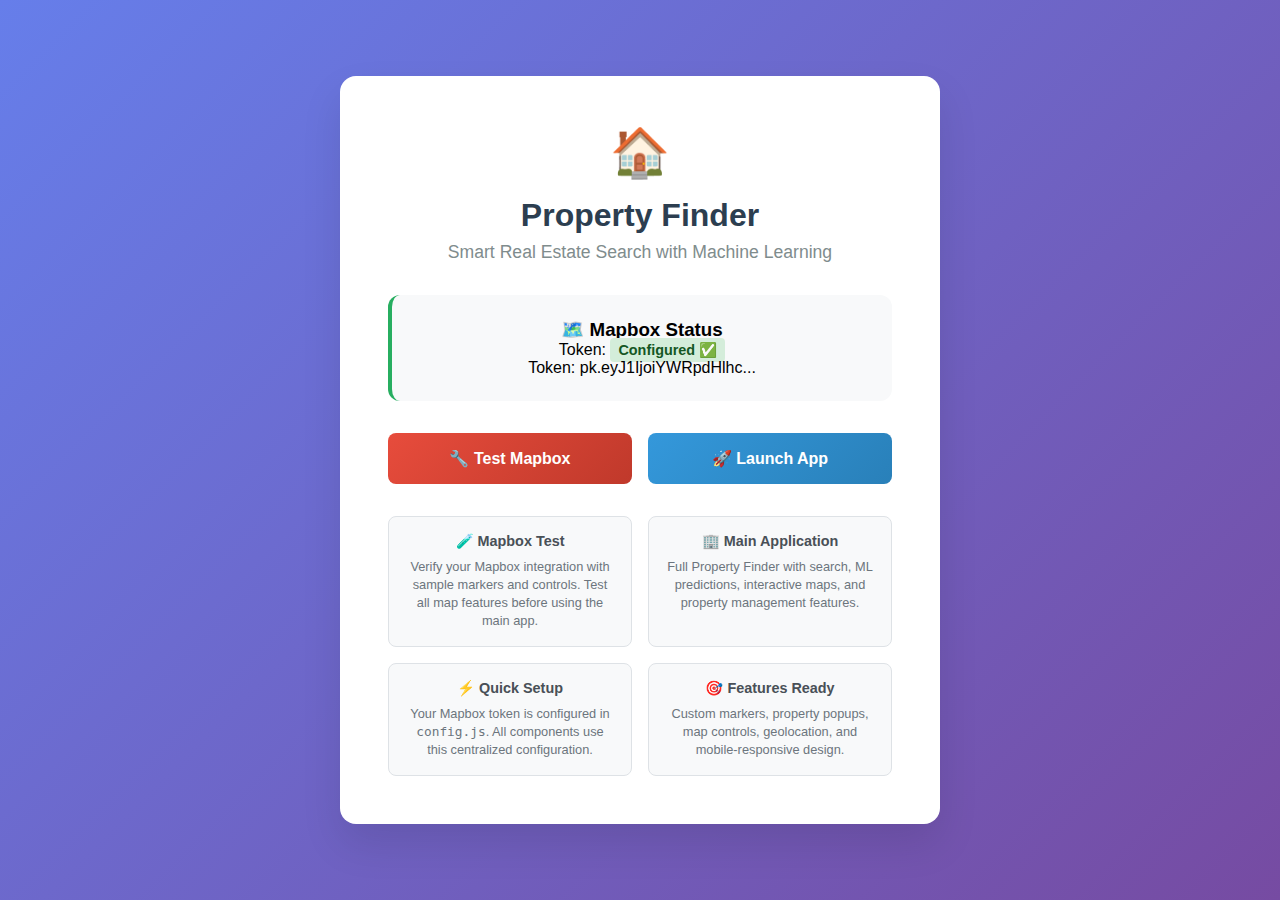
<file: property_finder/frontend/launch.html>
<!DOCTYPE html>
<html lang="en">

<head>
    <meta charset="UTF-8">
    <meta name="viewport" content="width=device-width, initial-scale=1.0">
    <title>Property Finder - Launch Dashboard</title>
    <style>
        * {
            margin: 0;
            padding: 0;
            box-sizing: border-box;
        }

        body {
            font-family: 'Segoe UI', Tahoma, Geneva, Verdana, sans-serif;
            background: linear-gradient(135deg, #667eea 0%, #764ba2 100%);
            min-height: 100vh;
            display: flex;
            align-items: center;
            justify-content: center;
            padding: 20px;
        }

        .container {
            background: white;
            border-radius: 16px;
            padding: 3rem;
            box-shadow: 0 20px 40px rgba(0, 0, 0, 0.1);
            max-width: 600px;
            width: 100%;
            text-align: center;
        }

        .logo {
            font-size: 3rem;
            margin-bottom: 1rem;
        }

        h1 {
            color: #2c3e50;
            margin-bottom: 0.5rem;
            font-weight: 600;
        }

        .subtitle {
            color: #7f8c8d;
            margin-bottom: 2rem;
            font-size: 1.1rem;
        }

        .status-card {
            background: #f8f9fa;
            border-radius: 12px;
            padding: 1.5rem;
            margin-bottom: 2rem;
            border-left: 4px solid #27ae60;
        }

        .launch-buttons {
            display: grid;
            grid-template-columns: 1fr 1fr;
            gap: 1rem;
            margin-bottom: 2rem;
        }

        .btn {
            padding: 1rem 1.5rem;
            border: none;
            border-radius: 8px;
            font-size: 1rem;
            font-weight: 600;
            cursor: pointer;
            text-decoration: none;
            display: inline-block;
            transition: all 0.3s ease;
            text-align: center;
        }

        .btn-primary {
            background: linear-gradient(135deg, #3498db, #2980b9);
            color: white;
        }

        .btn-secondary {
            background: linear-gradient(135deg, #e74c3c, #c0392b);
            color: white;
        }

        .btn:hover {
            transform: translateY(-2px);
            box-shadow: 0 8px 25px rgba(0, 0, 0, 0.15);
        }

        .info-grid {
            display: grid;
            grid-template-columns: 1fr 1fr;
            gap: 1rem;
            margin-top: 2rem;
        }

        .info-card {
            background: #f8f9fa;
            padding: 1rem;
            border-radius: 8px;
            border: 1px solid #dee2e6;
        }

        .info-card h3 {
            color: #495057;
            font-size: 0.9rem;
            margin-bottom: 0.5rem;
        }

        .info-card p {
            color: #6c757d;
            font-size: 0.8rem;
            line-height: 1.4;
        }

        .token-status {
            font-weight: bold;
            padding: 0.25rem 0.5rem;
            border-radius: 4px;
            font-size: 0.9rem;
        }

        .token-configured {
            background: #d4edda;
            color: #155724;
        }

        .token-not-configured {
            background: #f8d7da;
            color: #721c24;
        }

        @media (max-width: 768px) {
            .launch-buttons {
                grid-template-columns: 1fr;
            }

            .info-grid {
                grid-template-columns: 1fr;
            }

            .container {
                padding: 2rem;
            }
        }
    </style>
</head>

<body>
    <div class="container">
        <div class="logo">🏠</div>
        <h1>Property Finder</h1>
        <p class="subtitle">Smart Real Estate Search with Machine Learning</p>

        <div class="status-card">
            <h3>🗺️ Mapbox Status</h3>
            <p>Token: <span id="token-status"
                    class="token-status">Checking...</span></p>
            <p id="token-details"></p>
        </div>

        <div class="launch-buttons">
            <a href="mapbox_test.html" class="btn btn-secondary">🔧 Test
                Mapbox</a>
            <a href="index.html" class="btn btn-primary">🚀 Launch App</a>
        </div>

        <div class="info-grid">
            <div class="info-card">
                <h3>🧪 Mapbox Test</h3>
                <p>Verify your Mapbox integration with sample markers and
                    controls. Test all map features before using the main app.
                </p>
            </div>

            <div class="info-card">
                <h3>🏢 Main Application</h3>
                <p>Full Property Finder with search, ML predictions, interactive
                    maps, and property management features.</p>
            </div>

            <div class="info-card">
                <h3>⚡ Quick Setup</h3>
                <p>Your Mapbox token is configured in <code>config.js</code>.
                    All components use this centralized configuration.</p>
            </div>

            <div class="info-card">
                <h3>🎯 Features Ready</h3>
                <p>Custom markers, property popups, map controls, geolocation,
                    and mobile-responsive design.</p>
            </div>
        </div>
    </div>

    <script src="config.js"></script>
    <script>
        function checkTokenStatus() {
            const statusElement = document.getElementById('token-status');
            const detailsElement = document.getElementById('token-details');

            if (typeof CONFIG === 'undefined') {
                statusElement.textContent = 'Config Error';
                statusElement.className = 'token-status token-not-configured';
                detailsElement.textContent = 'config.js not found or not loaded';
                return;
            }

            const token = CONFIG.MAPBOX_ACCESS_TOKEN;

            if (!token || token === 'YOUR_MAPBOX_ACCESS_TOKEN_HERE') {
                statusElement.textContent = 'Not Configured';
                statusElement.className = 'token-status token-not-configured';
                detailsElement.textContent = 'Please set your token in config.js';
            } else if (token.startsWith('pk.')) {
                statusElement.textContent = 'Configured ✅';
                statusElement.className = 'token-status token-configured';
                detailsElement.textContent = `Token: ${token.substring(0, 20)}...`;
            } else {
                statusElement.textContent = 'Invalid Format';
                statusElement.className = 'token-status token-not-configured';
                detailsElement.textContent = 'Token should start with "pk."';
            }
        }

        // Check token status when page loads
        document.addEventListener('DOMContentLoaded', checkTokenStatus);
    </script>
</body>

</html>
</file>
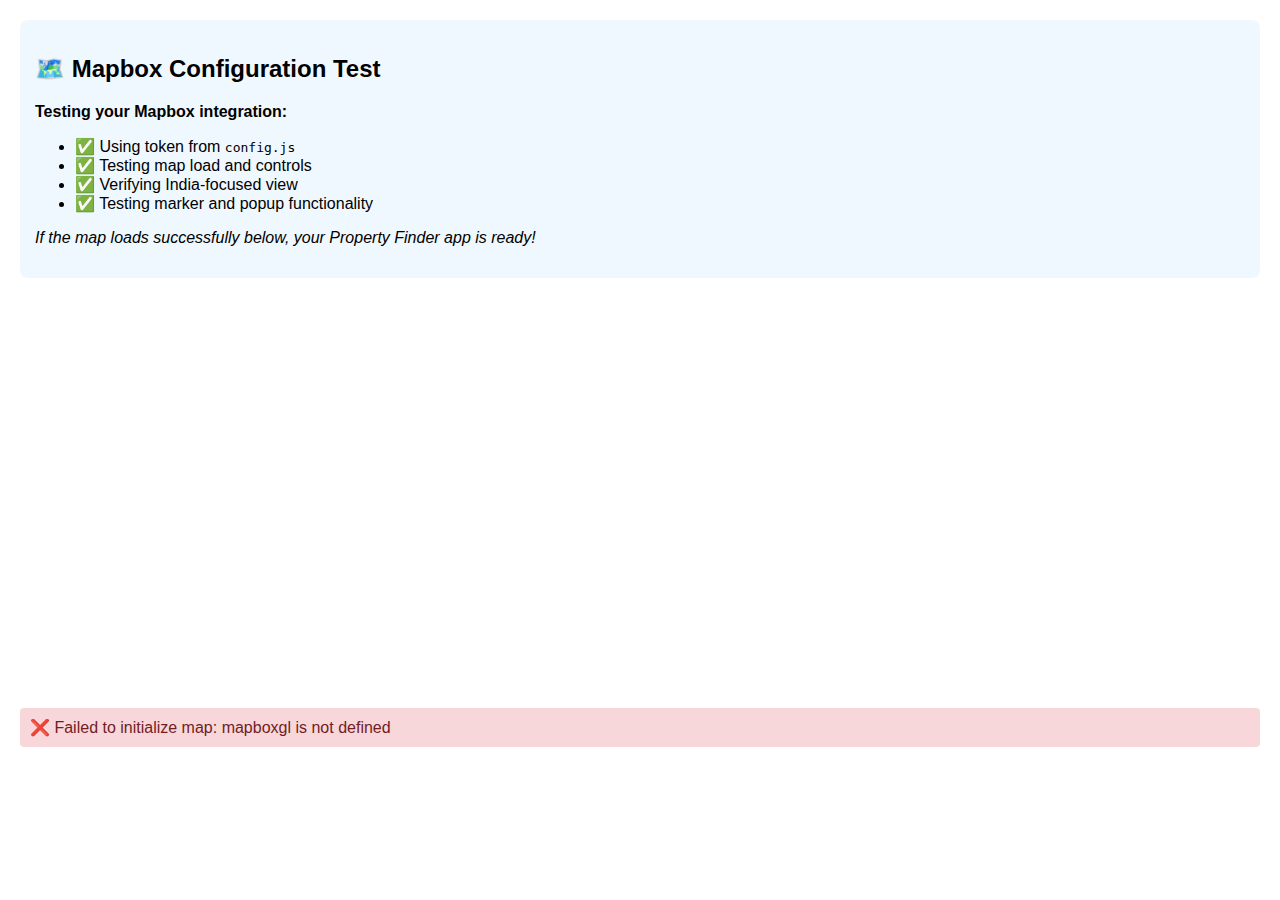
<file: property_finder/frontend/mapbox_test.html>
<!DOCTYPE html>
<html lang="en">

<head>
    <meta charset="UTF-8">
    <meta name="viewport" content="width=device-width, initial-scale=1.0">
    <title>Mapbox Test - Property Finder</title>
    <script src="config.js"></script>
    <script
        src='https://api.mapbox.com/mapbox-gl-js/v2.15.0/mapbox-gl.js'></script>
    <link href='https://api.mapbox.com/mapbox-gl-js/v2.15.0/mapbox-gl.css'
        rel='stylesheet' />
    <style>
        body {
            margin: 0;
            padding: 20px;
            font-family: Arial, sans-serif;
        }

        #map {
            width: 100%;
            height: 400px;
            border-radius: 8px;
        }

        .instructions {
            background: #f0f8ff;
            padding: 15px;
            border-radius: 8px;
            margin-bottom: 20px;
        }

        .success {
            background: #d4edda;
            color: #155724;
            padding: 10px;
            border-radius: 4px;
            margin-top: 10px;
        }

        .error {
            background: #f8d7da;
            color: #721c24;
            padding: 10px;
            border-radius: 4px;
            margin-top: 10px;
        }
    </style>
</head>

<body>
    <div class="instructions">
        <h2>🗺️ Mapbox Configuration Test</h2>
        <p><strong>Testing your Mapbox integration:</strong></p>
        <ul>
            <li>✅ Using token from <code>config.js</code></li>
            <li>✅ Testing map load and controls</li>
            <li>✅ Verifying India-focused view</li>
            <li>✅ Testing marker and popup functionality</li>
        </ul>
        <p><em>If the map loads successfully below, your Property Finder app is
                ready!</em></p>
    </div>

    <div id="map"></div>
    <div id="status"></div>

    <script>
        function showStatus(message, isError = false) {
            const status = document.getElementById('status');
            status.innerHTML = `<div class="${isError ? 'error' : 'success'}">${message}</div>`;
        }

        function initMap() {
            // Check if config is loaded
            if (typeof CONFIG === 'undefined') {
                showStatus('❌ Config.js not loaded. Please ensure config.js is in the same directory.', true);
                return;
            }

            const MAPBOX_TOKEN = CONFIG.MAPBOX_ACCESS_TOKEN;

            if (!MAPBOX_TOKEN || MAPBOX_TOKEN === 'YOUR_MAPBOX_ACCESS_TOKEN_HERE') {
                showStatus('❌ Please set your Mapbox token in config.js and refresh', true);
                return;
            }

            showStatus('🔄 Loading map with your Mapbox token...');

            try {
                mapboxgl.accessToken = MAPBOX_TOKEN;

                const map = new mapboxgl.Map({
                    container: 'map',
                    style: 'mapbox://styles/mapbox/streets-v12',
                    center: CONFIG.DEFAULT_MAP_CENTER, // Using config values
                    zoom: CONFIG.DEFAULT_MAP_ZOOM
                });

                // Add all the controls that will be in your main app
                map.addControl(new mapboxgl.NavigationControl(), 'top-right');
                map.addControl(new mapboxgl.FullscreenControl(), 'top-right');
                map.addControl(new mapboxgl.ScaleControl(), 'bottom-left');
                map.addControl(new mapboxgl.GeolocateControl({
                    positionOptions: { enableHighAccuracy: true },
                    trackUserLocation: true,
                    showUserHeading: true
                }), 'top-right');

                map.on('load', () => {
                    showStatus('✅ Map loaded successfully! All controls added. Your Property Finder is ready! 🎉');

                    // Add sample property markers to test the styling
                    addSampleMarkers(map);
                });

                map.on('error', (e) => {
                    showStatus('❌ Map error: ' + e.error.message, true);
                });

                // Test map click functionality
                map.on('click', (e) => {
                    console.log('Map clicked at:', e.lngLat.lng, e.lngLat.lat);
                    showStatus(`📍 Map clicked at: ${e.lngLat.lat.toFixed(4)}, ${e.lngLat.lng.toFixed(4)}`);
                });

            } catch (error) {
                showStatus('❌ Failed to initialize map: ' + error.message, true);
            }
        }

        function addSampleMarkers(map) {
            // Sample properties to test marker styling (matching your app's style)
            const sampleProperties = [
                {
                    lng: 77.1025, lat: 28.7041,
                    price: 5000000, type: '3BHK',
                    title: 'Luxury Apartment in Delhi',
                    area: 'Connaught Place'
                },
                {
                    lng: 72.8777, lat: 19.0760,
                    price: 8500000, type: '2BHK',
                    title: 'Sea View Apartment in Mumbai',
                    area: 'Marine Drive'
                },
                {
                    lng: 77.5946, lat: 12.9716,
                    price: 3500000, type: '4BHK',
                    title: 'Tech City Villa in Bangalore',
                    area: 'Whitefield'
                }
            ];

            sampleProperties.forEach(property => {
                // Create custom marker HTML (matching your app's style)
                const markerElement = document.createElement('div');
                markerElement.style.cssText = `
                    background: linear-gradient(135deg, #3498db, #2980b9);
                    color: white;
                    padding: 8px 12px;
                    border-radius: 20px;
                    box-shadow: 0 2px 10px rgba(0,0,0,0.2);
                    border: 2px solid white;
                    font-size: 12px;
                    text-align: center;
                    min-width: 80px;
                    cursor: pointer;
                    font-weight: bold;
                    transform: translateY(-50%);
                `;
                markerElement.innerHTML = `
                    <div>₹${(property.price / 100000).toFixed(1)}L</div>
                    <div style="font-size: 10px; opacity: 0.9;">${property.type}</div>
                `;

                // Create popup
                const popup = new mapboxgl.Popup({ offset: 25 })
                    .setHTML(`
                        <div style="padding: 15px; min-width: 200px;">
                            <h3 style="margin: 0 0 10px 0; color: #2c3e50;">${property.title}</h3>
                            <p style="margin: 5px 0;"><strong>Price:</strong> ₹${(property.price / 100000).toFixed(1)} Lakhs</p>
                            <p style="margin: 5px 0;"><strong>Location:</strong> ${property.area}</p>
                            <p style="margin: 5px 0;"><strong>Type:</strong> ${property.type}</p>
                            <button style="background: #3498db; color: white; border: none; padding: 8px 16px; border-radius: 4px; cursor: pointer; margin-top: 10px; width: 100%;">View Details</button>
                        </div>
                    `);

                // Add marker to map
                new mapboxgl.Marker(markerElement)
                    .setLngLat([property.lng, property.lat])
                    .setPopup(popup)
                    .addTo(map);
            });
        }

        // Initialize map when page loads
        document.addEventListener('DOMContentLoaded', initMap);
    </script>
</body>

</html>
</file>
